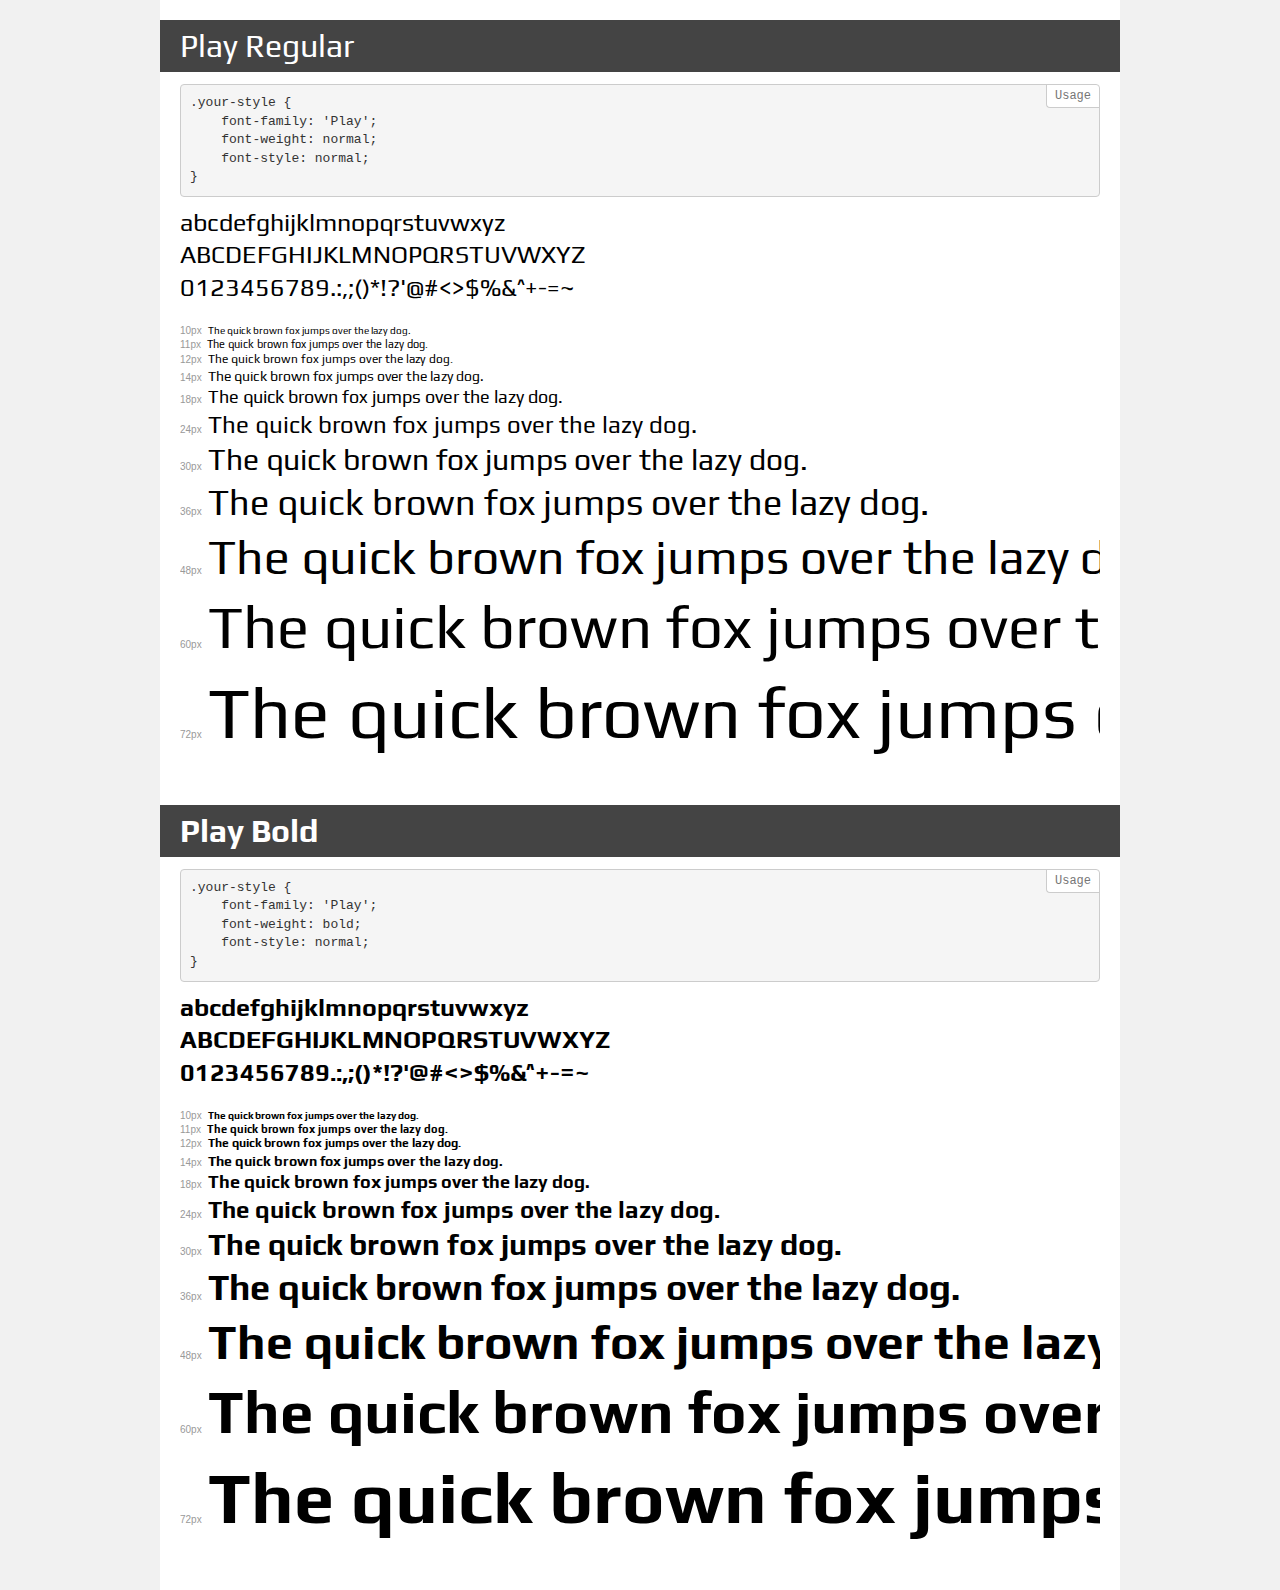
<file: Assests/fonts/play/demo.html>
<!DOCTYPE html>
<html>
<head>
    <meta charset="utf-8">
    <meta http-equiv="X-UA-Compatible" content="IE=edge">
    <meta name="viewport" content="width=device-width, initial-scale=1">
    <meta name="robots" content="noindex, noarchive">
    <meta name="format-detection" content="telephone=no">
    <title>Transfonter demo</title>
    <link href="stylesheet.css" rel="stylesheet">
    <style>
        /*
        http://meyerweb.com/eric/tools/css/reset/
        v2.0 | 20110126
        License: none (public domain)
        */
        html, body, div, span, applet, object, iframe,
        h1, h2, h3, h4, h5, h6, p, blockquote, pre,
        a, abbr, acronym, address, big, cite, code,
        del, dfn, em, img, ins, kbd, q, s, samp,
        small, strike, strong, sub, sup, tt, var,
        b, u, i, center,
        dl, dt, dd, ol, ul, li,
        fieldset, form, label, legend,
        table, caption, tbody, tfoot, thead, tr, th, td,
        article, aside, canvas, details, embed,
        figure, figcaption, footer, header, hgroup,
        menu, nav, output, ruby, section, summary,
        time, mark, audio, video {
            margin: 0;
            padding: 0;
            border: 0;
            font-size: 100%;
            font: inherit;
            vertical-align: baseline;
        }
        /* HTML5 display-role reset for older browsers */
        article, aside, details, figcaption, figure,
        footer, header, hgroup, menu, nav, section {
            display: block;
        }
        body {
            line-height: 1;
        }
        ol, ul {
            list-style: none;
        }
        blockquote, q {
            quotes: none;
        }
        blockquote:before, blockquote:after,
        q:before, q:after {
            content: '';
            content: none;
        }
        table {
            border-collapse: collapse;
            border-spacing: 0;
        }
        /* common styles */
        body {
            background: #f1f1f1;
            color: #000;
        }
        .page {
            background: #fff;
            width: 920px;
            margin: 0 auto;
            padding: 20px 20px 0 20px;
            overflow: hidden;
        }
        .font-container {
            overflow-x: auto;
            overflow-y: hidden;
            margin-bottom: 40px;
            line-height: 1.3;
            white-space: nowrap;
            padding-bottom: 5px;
        }
        h1 {
            position: relative;
            background: #444;
            font-size: 32px;
            color: #fff;
            padding: 10px 20px;
            margin: 0 -20px 12px -20px;
        }
        .letters {
            font-size: 25px;
            margin-bottom: 20px;
        }
        .s10:before {
            content: '10px';
        }
        .s11:before {
            content: '11px';
        }
        .s12:before {
            content: '12px';
        }
        .s14:before {
            content: '14px';
        }
        .s18:before {
            content: '18px';
        }
        .s24:before {
            content: '24px';
        }
        .s30:before {
            content: '30px';
        }
        .s36:before {
            content: '36px';
        }
        .s48:before {
            content: '48px';
        }
        .s60:before {
            content: '60px';
        }
        .s72:before {
            content: '72px';
        }
        .s10:before, .s11:before, .s12:before, .s14:before,
        .s18:before, .s24:before, .s30:before, .s36:before,
        .s48:before, .s60:before, .s72:before {
            font-family: Arial, sans-serif;
            font-size: 10px;
            font-weight: normal;
            font-style: normal;
            color: #999;
            padding-right: 6px;
        }
        pre {
            display: block;
            position: relative;
            padding: 9px;
            margin: 0 0 10px;
            font-family: Monaco, Menlo, Consolas, "Courier New", monospace !important;
            font-size: 13px;
            line-height: 1.428571429;
            color: #333;
            font-weight: normal !important;
            font-style: normal !important;
            background-color: #f5f5f5;
            border: 1px solid #ccc;
            overflow-x: auto;
            border-radius: 4px;
        }
        pre:after {
            display: block;
            position: absolute;
            right: 0;
            top: 0;
            content: 'Usage';
            line-height: 1;
            padding: 5px 8px;
            font-size: 12px;
            color: #767676;
            background-color: #fff;
            border: 1px solid #ccc;
            border-right: none;
            border-top: none;
            border-radius: 0 4px 0 4px;
            z-index: 10;
        }
        /* responsive */
        @media (max-width: 959px) {
            .page {
                width: auto;
                margin: 0;
            }
        }
    </style>
</head>
<body>
<div class="page">
    <div class="demo" style="font-family: 'Play'; font-weight: normal; font-style: normal;">
        <h1>Play Regular</h1>
        <pre>.your-style {
    font-family: 'Play';
    font-weight: normal;
    font-style: normal;
}</pre>
        <div class="font-container">
            <p class="letters">
                abcdefghijklmnopqrstuvwxyz<br>
ABCDEFGHIJKLMNOPQRSTUVWXYZ<br>
                0123456789.:,;()*!?'@#<>$%&^+-=~
            </p>
            <p class="s10" style="font-size: 10px;">The quick brown fox jumps over the lazy dog.</p>
            <p class="s11" style="font-size: 11px;">The quick brown fox jumps over the lazy dog.</p>
            <p class="s12" style="font-size: 12px;">The quick brown fox jumps over the lazy dog.</p>
            <p class="s14" style="font-size: 14px;">The quick brown fox jumps over the lazy dog.</p>
            <p class="s18" style="font-size: 18px;">The quick brown fox jumps over the lazy dog.</p>
            <p class="s24" style="font-size: 24px;">The quick brown fox jumps over the lazy dog.</p>
            <p class="s30" style="font-size: 30px;">The quick brown fox jumps over the lazy dog.</p>
            <p class="s36" style="font-size: 36px;">The quick brown fox jumps over the lazy dog.</p>
            <p class="s48" style="font-size: 48px;">The quick brown fox jumps over the lazy dog.</p>
            <p class="s60" style="font-size: 60px;">The quick brown fox jumps over the lazy dog.</p>
            <p class="s72" style="font-size: 72px;">The quick brown fox jumps over the lazy dog.</p>
        </div>
    </div>
    <div class="demo" style="font-family: 'Play'; font-weight: bold; font-style: normal;">
        <h1>Play Bold</h1>
        <pre>.your-style {
    font-family: 'Play';
    font-weight: bold;
    font-style: normal;
}</pre>
        <div class="font-container">
            <p class="letters">
                abcdefghijklmnopqrstuvwxyz<br>
ABCDEFGHIJKLMNOPQRSTUVWXYZ<br>
                0123456789.:,;()*!?'@#<>$%&^+-=~
            </p>
            <p class="s10" style="font-size: 10px;">The quick brown fox jumps over the lazy dog.</p>
            <p class="s11" style="font-size: 11px;">The quick brown fox jumps over the lazy dog.</p>
            <p class="s12" style="font-size: 12px;">The quick brown fox jumps over the lazy dog.</p>
            <p class="s14" style="font-size: 14px;">The quick brown fox jumps over the lazy dog.</p>
            <p class="s18" style="font-size: 18px;">The quick brown fox jumps over the lazy dog.</p>
            <p class="s24" style="font-size: 24px;">The quick brown fox jumps over the lazy dog.</p>
            <p class="s30" style="font-size: 30px;">The quick brown fox jumps over the lazy dog.</p>
            <p class="s36" style="font-size: 36px;">The quick brown fox jumps over the lazy dog.</p>
            <p class="s48" style="font-size: 48px;">The quick brown fox jumps over the lazy dog.</p>
            <p class="s60" style="font-size: 60px;">The quick brown fox jumps over the lazy dog.</p>
            <p class="s72" style="font-size: 72px;">The quick brown fox jumps over the lazy dog.</p>
        </div>
    </div>
</div>
</body>
</html>
</file>
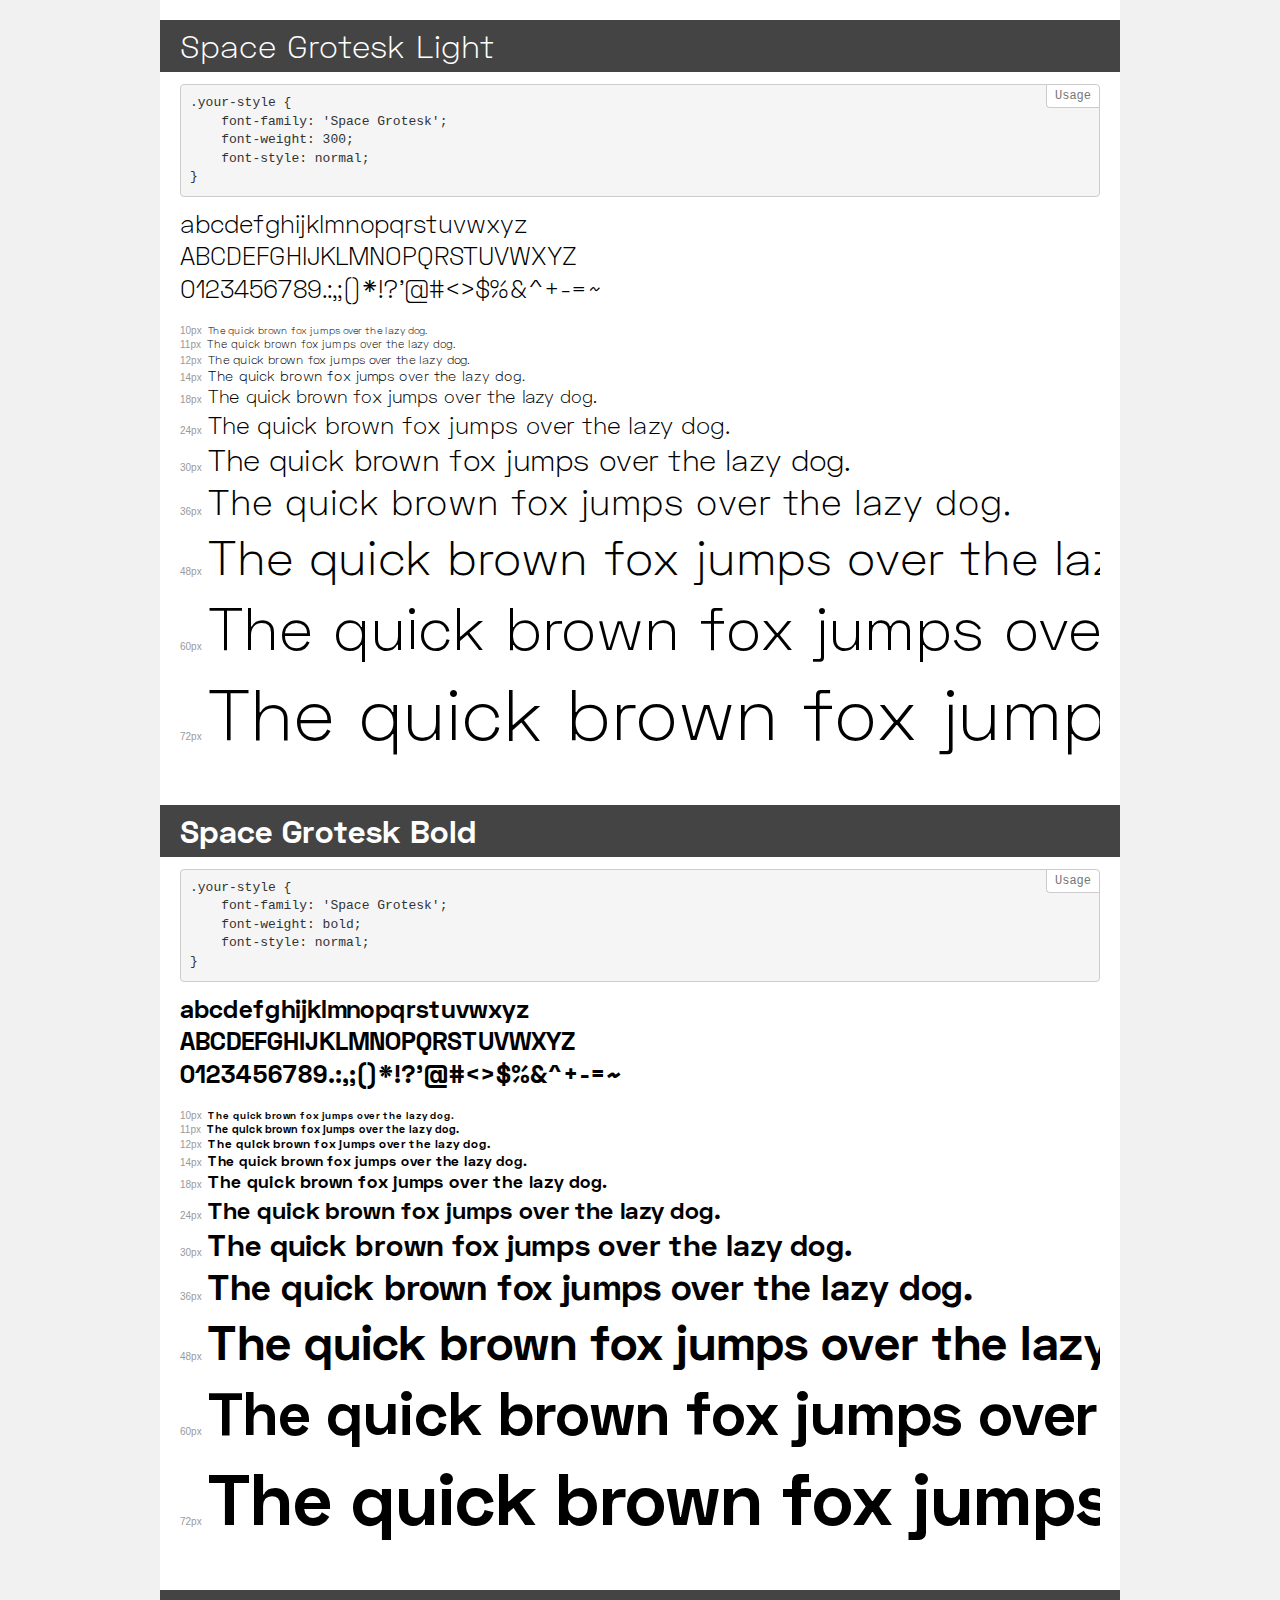
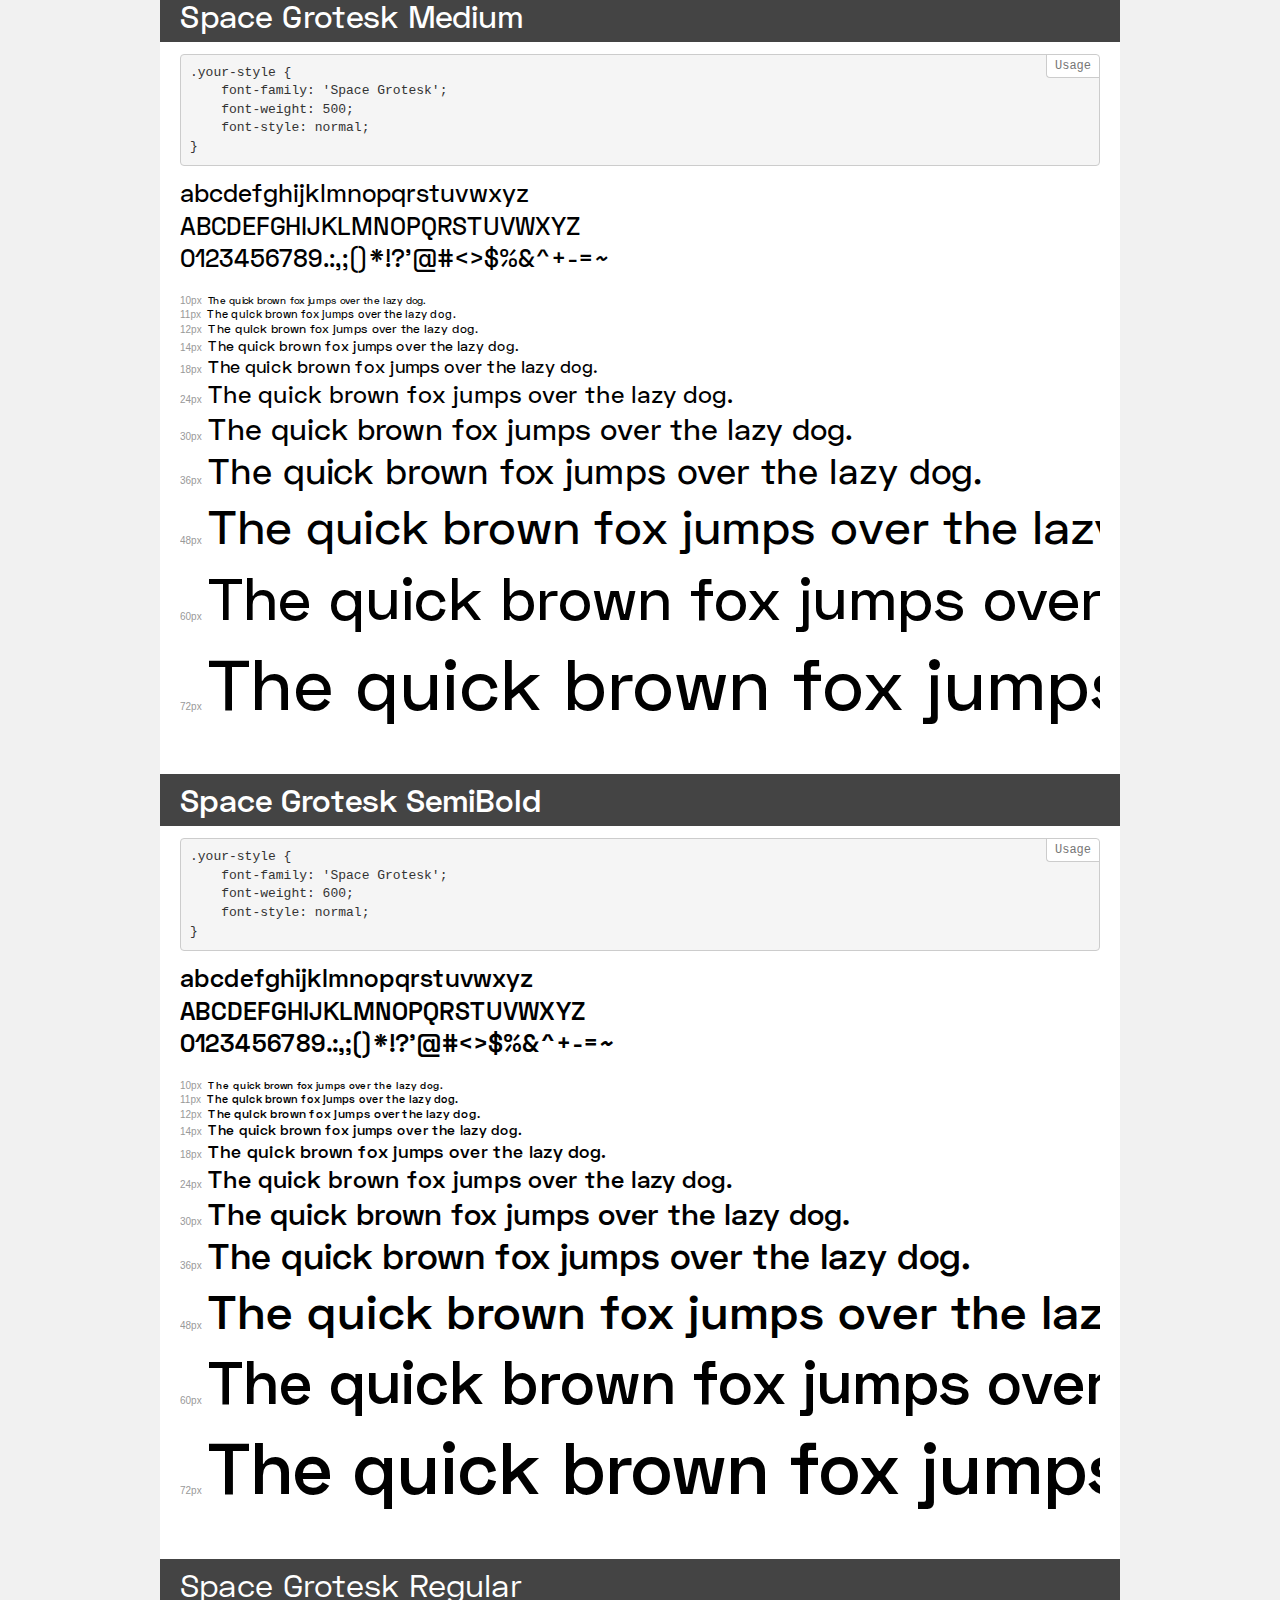
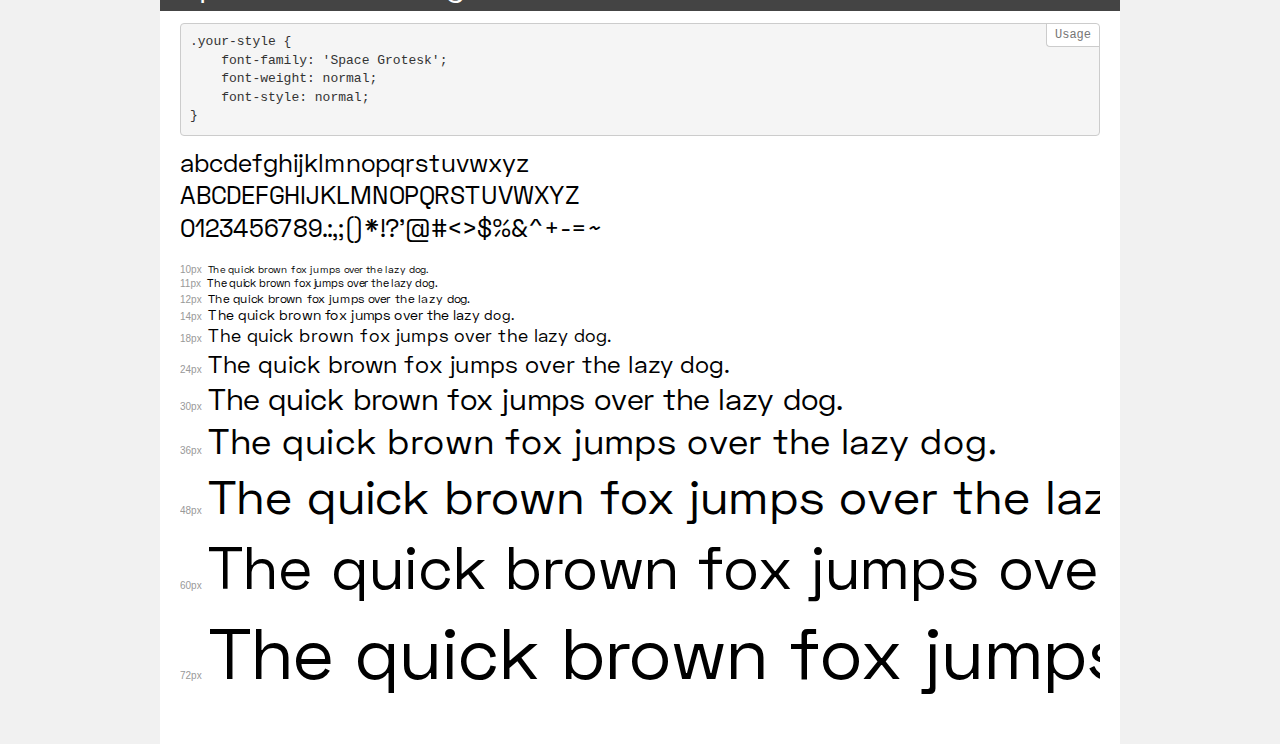
<file: Assests/fonts/spaceGrotesk/demo.html>
<!DOCTYPE html>
<html>
<head>
    <meta charset="utf-8">
    <meta http-equiv="X-UA-Compatible" content="IE=edge">
    <meta name="viewport" content="width=device-width, initial-scale=1">
    <meta name="robots" content="noindex, noarchive">
    <meta name="format-detection" content="telephone=no">
    <title>Transfonter demo</title>
    <link href="stylesheet.css" rel="stylesheet">
    <style>
        /*
        http://meyerweb.com/eric/tools/css/reset/
        v2.0 | 20110126
        License: none (public domain)
        */
        html, body, div, span, applet, object, iframe,
        h1, h2, h3, h4, h5, h6, p, blockquote, pre,
        a, abbr, acronym, address, big, cite, code,
        del, dfn, em, img, ins, kbd, q, s, samp,
        small, strike, strong, sub, sup, tt, var,
        b, u, i, center,
        dl, dt, dd, ol, ul, li,
        fieldset, form, label, legend,
        table, caption, tbody, tfoot, thead, tr, th, td,
        article, aside, canvas, details, embed,
        figure, figcaption, footer, header, hgroup,
        menu, nav, output, ruby, section, summary,
        time, mark, audio, video {
            margin: 0;
            padding: 0;
            border: 0;
            font-size: 100%;
            font: inherit;
            vertical-align: baseline;
        }
        /* HTML5 display-role reset for older browsers */
        article, aside, details, figcaption, figure,
        footer, header, hgroup, menu, nav, section {
            display: block;
        }
        body {
            line-height: 1;
        }
        ol, ul {
            list-style: none;
        }
        blockquote, q {
            quotes: none;
        }
        blockquote:before, blockquote:after,
        q:before, q:after {
            content: '';
            content: none;
        }
        table {
            border-collapse: collapse;
            border-spacing: 0;
        }
        /* common styles */
        body {
            background: #f1f1f1;
            color: #000;
        }
        .page {
            background: #fff;
            width: 920px;
            margin: 0 auto;
            padding: 20px 20px 0 20px;
            overflow: hidden;
        }
        .font-container {
            overflow-x: auto;
            overflow-y: hidden;
            margin-bottom: 40px;
            line-height: 1.3;
            white-space: nowrap;
            padding-bottom: 5px;
        }
        h1 {
            position: relative;
            background: #444;
            font-size: 32px;
            color: #fff;
            padding: 10px 20px;
            margin: 0 -20px 12px -20px;
        }
        .letters {
            font-size: 25px;
            margin-bottom: 20px;
        }
        .s10:before {
            content: '10px';
        }
        .s11:before {
            content: '11px';
        }
        .s12:before {
            content: '12px';
        }
        .s14:before {
            content: '14px';
        }
        .s18:before {
            content: '18px';
        }
        .s24:before {
            content: '24px';
        }
        .s30:before {
            content: '30px';
        }
        .s36:before {
            content: '36px';
        }
        .s48:before {
            content: '48px';
        }
        .s60:before {
            content: '60px';
        }
        .s72:before {
            content: '72px';
        }
        .s10:before, .s11:before, .s12:before, .s14:before,
        .s18:before, .s24:before, .s30:before, .s36:before,
        .s48:before, .s60:before, .s72:before {
            font-family: Arial, sans-serif;
            font-size: 10px;
            font-weight: normal;
            font-style: normal;
            color: #999;
            padding-right: 6px;
        }
        pre {
            display: block;
            position: relative;
            padding: 9px;
            margin: 0 0 10px;
            font-family: Monaco, Menlo, Consolas, "Courier New", monospace !important;
            font-size: 13px;
            line-height: 1.428571429;
            color: #333;
            font-weight: normal !important;
            font-style: normal !important;
            background-color: #f5f5f5;
            border: 1px solid #ccc;
            overflow-x: auto;
            border-radius: 4px;
        }
        pre:after {
            display: block;
            position: absolute;
            right: 0;
            top: 0;
            content: 'Usage';
            line-height: 1;
            padding: 5px 8px;
            font-size: 12px;
            color: #767676;
            background-color: #fff;
            border: 1px solid #ccc;
            border-right: none;
            border-top: none;
            border-radius: 0 4px 0 4px;
            z-index: 10;
        }
        /* responsive */
        @media (max-width: 959px) {
            .page {
                width: auto;
                margin: 0;
            }
        }
    </style>
</head>
<body>
<div class="page">
    <div class="demo" style="font-family: 'Space Grotesk'; font-weight: 300; font-style: normal;">
        <h1>Space Grotesk Light</h1>
        <pre>.your-style {
    font-family: 'Space Grotesk';
    font-weight: 300;
    font-style: normal;
}</pre>
        <div class="font-container">
            <p class="letters">
                abcdefghijklmnopqrstuvwxyz<br>
ABCDEFGHIJKLMNOPQRSTUVWXYZ<br>
                0123456789.:,;()*!?'@#<>$%&^+-=~
            </p>
            <p class="s10" style="font-size: 10px;">The quick brown fox jumps over the lazy dog.</p>
            <p class="s11" style="font-size: 11px;">The quick brown fox jumps over the lazy dog.</p>
            <p class="s12" style="font-size: 12px;">The quick brown fox jumps over the lazy dog.</p>
            <p class="s14" style="font-size: 14px;">The quick brown fox jumps over the lazy dog.</p>
            <p class="s18" style="font-size: 18px;">The quick brown fox jumps over the lazy dog.</p>
            <p class="s24" style="font-size: 24px;">The quick brown fox jumps over the lazy dog.</p>
            <p class="s30" style="font-size: 30px;">The quick brown fox jumps over the lazy dog.</p>
            <p class="s36" style="font-size: 36px;">The quick brown fox jumps over the lazy dog.</p>
            <p class="s48" style="font-size: 48px;">The quick brown fox jumps over the lazy dog.</p>
            <p class="s60" style="font-size: 60px;">The quick brown fox jumps over the lazy dog.</p>
            <p class="s72" style="font-size: 72px;">The quick brown fox jumps over the lazy dog.</p>
        </div>
    </div>
    <div class="demo" style="font-family: 'Space Grotesk'; font-weight: bold; font-style: normal;">
        <h1>Space Grotesk Bold</h1>
        <pre>.your-style {
    font-family: 'Space Grotesk';
    font-weight: bold;
    font-style: normal;
}</pre>
        <div class="font-container">
            <p class="letters">
                abcdefghijklmnopqrstuvwxyz<br>
ABCDEFGHIJKLMNOPQRSTUVWXYZ<br>
                0123456789.:,;()*!?'@#<>$%&^+-=~
            </p>
            <p class="s10" style="font-size: 10px;">The quick brown fox jumps over the lazy dog.</p>
            <p class="s11" style="font-size: 11px;">The quick brown fox jumps over the lazy dog.</p>
            <p class="s12" style="font-size: 12px;">The quick brown fox jumps over the lazy dog.</p>
            <p class="s14" style="font-size: 14px;">The quick brown fox jumps over the lazy dog.</p>
            <p class="s18" style="font-size: 18px;">The quick brown fox jumps over the lazy dog.</p>
            <p class="s24" style="font-size: 24px;">The quick brown fox jumps over the lazy dog.</p>
            <p class="s30" style="font-size: 30px;">The quick brown fox jumps over the lazy dog.</p>
            <p class="s36" style="font-size: 36px;">The quick brown fox jumps over the lazy dog.</p>
            <p class="s48" style="font-size: 48px;">The quick brown fox jumps over the lazy dog.</p>
            <p class="s60" style="font-size: 60px;">The quick brown fox jumps over the lazy dog.</p>
            <p class="s72" style="font-size: 72px;">The quick brown fox jumps over the lazy dog.</p>
        </div>
    </div>
    <div class="demo" style="font-family: 'Space Grotesk'; font-weight: 500; font-style: normal;">
        <h1>Space Grotesk Medium</h1>
        <pre>.your-style {
    font-family: 'Space Grotesk';
    font-weight: 500;
    font-style: normal;
}</pre>
        <div class="font-container">
            <p class="letters">
                abcdefghijklmnopqrstuvwxyz<br>
ABCDEFGHIJKLMNOPQRSTUVWXYZ<br>
                0123456789.:,;()*!?'@#<>$%&^+-=~
            </p>
            <p class="s10" style="font-size: 10px;">The quick brown fox jumps over the lazy dog.</p>
            <p class="s11" style="font-size: 11px;">The quick brown fox jumps over the lazy dog.</p>
            <p class="s12" style="font-size: 12px;">The quick brown fox jumps over the lazy dog.</p>
            <p class="s14" style="font-size: 14px;">The quick brown fox jumps over the lazy dog.</p>
            <p class="s18" style="font-size: 18px;">The quick brown fox jumps over the lazy dog.</p>
            <p class="s24" style="font-size: 24px;">The quick brown fox jumps over the lazy dog.</p>
            <p class="s30" style="font-size: 30px;">The quick brown fox jumps over the lazy dog.</p>
            <p class="s36" style="font-size: 36px;">The quick brown fox jumps over the lazy dog.</p>
            <p class="s48" style="font-size: 48px;">The quick brown fox jumps over the lazy dog.</p>
            <p class="s60" style="font-size: 60px;">The quick brown fox jumps over the lazy dog.</p>
            <p class="s72" style="font-size: 72px;">The quick brown fox jumps over the lazy dog.</p>
        </div>
    </div>
    <div class="demo" style="font-family: 'Space Grotesk'; font-weight: 600; font-style: normal;">
        <h1>Space Grotesk SemiBold</h1>
        <pre>.your-style {
    font-family: 'Space Grotesk';
    font-weight: 600;
    font-style: normal;
}</pre>
        <div class="font-container">
            <p class="letters">
                abcdefghijklmnopqrstuvwxyz<br>
ABCDEFGHIJKLMNOPQRSTUVWXYZ<br>
                0123456789.:,;()*!?'@#<>$%&^+-=~
            </p>
            <p class="s10" style="font-size: 10px;">The quick brown fox jumps over the lazy dog.</p>
            <p class="s11" style="font-size: 11px;">The quick brown fox jumps over the lazy dog.</p>
            <p class="s12" style="font-size: 12px;">The quick brown fox jumps over the lazy dog.</p>
            <p class="s14" style="font-size: 14px;">The quick brown fox jumps over the lazy dog.</p>
            <p class="s18" style="font-size: 18px;">The quick brown fox jumps over the lazy dog.</p>
            <p class="s24" style="font-size: 24px;">The quick brown fox jumps over the lazy dog.</p>
            <p class="s30" style="font-size: 30px;">The quick brown fox jumps over the lazy dog.</p>
            <p class="s36" style="font-size: 36px;">The quick brown fox jumps over the lazy dog.</p>
            <p class="s48" style="font-size: 48px;">The quick brown fox jumps over the lazy dog.</p>
            <p class="s60" style="font-size: 60px;">The quick brown fox jumps over the lazy dog.</p>
            <p class="s72" style="font-size: 72px;">The quick brown fox jumps over the lazy dog.</p>
        </div>
    </div>
    <div class="demo" style="font-family: 'Space Grotesk'; font-weight: normal; font-style: normal;">
        <h1>Space Grotesk Regular</h1>
        <pre>.your-style {
    font-family: 'Space Grotesk';
    font-weight: normal;
    font-style: normal;
}</pre>
        <div class="font-container">
            <p class="letters">
                abcdefghijklmnopqrstuvwxyz<br>
ABCDEFGHIJKLMNOPQRSTUVWXYZ<br>
                0123456789.:,;()*!?'@#<>$%&^+-=~
            </p>
            <p class="s10" style="font-size: 10px;">The quick brown fox jumps over the lazy dog.</p>
            <p class="s11" style="font-size: 11px;">The quick brown fox jumps over the lazy dog.</p>
            <p class="s12" style="font-size: 12px;">The quick brown fox jumps over the lazy dog.</p>
            <p class="s14" style="font-size: 14px;">The quick brown fox jumps over the lazy dog.</p>
            <p class="s18" style="font-size: 18px;">The quick brown fox jumps over the lazy dog.</p>
            <p class="s24" style="font-size: 24px;">The quick brown fox jumps over the lazy dog.</p>
            <p class="s30" style="font-size: 30px;">The quick brown fox jumps over the lazy dog.</p>
            <p class="s36" style="font-size: 36px;">The quick brown fox jumps over the lazy dog.</p>
            <p class="s48" style="font-size: 48px;">The quick brown fox jumps over the lazy dog.</p>
            <p class="s60" style="font-size: 60px;">The quick brown fox jumps over the lazy dog.</p>
            <p class="s72" style="font-size: 72px;">The quick brown fox jumps over the lazy dog.</p>
        </div>
    </div>
</div>
</body>
</html>
</file>
<file: Assests/fonts/play/stylesheet.css>
@font-face {
    font-family: 'Play';
    src: url('Play-Regular.eot');
    src: local('Play Regular'), local('Play-Regular'),
        url('Play-Regular.eot?#iefix') format('embedded-opentype'),
        url('Play-Regular.woff2') format('woff2'),
        url('Play-Regular.woff') format('woff'),
        url('Play-Regular.ttf') format('truetype');
    font-weight: normal;
    font-style: normal;
}

@font-face {
    font-family: 'Play';
    src: url('Play-Bold.eot');
    src: local('Play Bold'), local('Play-Bold'),
        url('Play-Bold.eot?#iefix') format('embedded-opentype'),
        url('Play-Bold.woff2') format('woff2'),
        url('Play-Bold.woff') format('woff'),
        url('Play-Bold.ttf') format('truetype');
    font-weight: bold;
    font-style: normal;
}
</file>
<file: Assests/fonts/spaceGrotesk/stylesheet.css>
@font-face {
    font-family: 'Space Grotesk';
    src: url('SpaceGrotesk-Light.eot');
    src: local('Space Grotesk Light'), local('SpaceGrotesk-Light'),
        url('SpaceGrotesk-Light.eot?#iefix') format('embedded-opentype'),
        url('SpaceGrotesk-Light.woff2') format('woff2'),
        url('SpaceGrotesk-Light.woff') format('woff'),
        url('SpaceGrotesk-Light.ttf') format('truetype');
    font-weight: 300;
    font-style: normal;
}

@font-face {
    font-family: 'Space Grotesk';
    src: url('SpaceGrotesk-Bold.eot');
    src: local('Space Grotesk Bold'), local('SpaceGrotesk-Bold'),
        url('SpaceGrotesk-Bold.eot?#iefix') format('embedded-opentype'),
        url('SpaceGrotesk-Bold.woff2') format('woff2'),
        url('SpaceGrotesk-Bold.woff') format('woff'),
        url('SpaceGrotesk-Bold.ttf') format('truetype');
    font-weight: bold;
    font-style: normal;
}

@font-face {
    font-family: 'Space Grotesk';
    src: url('SpaceGrotesk-Medium.eot');
    src: local('Space Grotesk Medium'), local('SpaceGrotesk-Medium'),
        url('SpaceGrotesk-Medium.eot?#iefix') format('embedded-opentype'),
        url('SpaceGrotesk-Medium.woff2') format('woff2'),
        url('SpaceGrotesk-Medium.woff') format('woff'),
        url('SpaceGrotesk-Medium.ttf') format('truetype');
    font-weight: 500;
    font-style: normal;
}

@font-face {
    font-family: 'Space Grotesk';
    src: url('SpaceGrotesk-SemiBold.eot');
    src: local('Space Grotesk SemiBold'), local('SpaceGrotesk-SemiBold'),
        url('SpaceGrotesk-SemiBold.eot?#iefix') format('embedded-opentype'),
        url('SpaceGrotesk-SemiBold.woff2') format('woff2'),
        url('SpaceGrotesk-SemiBold.woff') format('woff'),
        url('SpaceGrotesk-SemiBold.ttf') format('truetype');
    font-weight: 600;
    font-style: normal;
}

@font-face {
    font-family: 'Space Grotesk';
    src: url('SpaceGrotesk-Regular.eot');
    src: local('Space Grotesk Regular'), local('SpaceGrotesk-Regular'),
        url('SpaceGrotesk-Regular.eot?#iefix') format('embedded-opentype'),
        url('SpaceGrotesk-Regular.woff2') format('woff2'),
        url('SpaceGrotesk-Regular.woff') format('woff'),
        url('SpaceGrotesk-Regular.ttf') format('truetype');
    font-weight: normal;
    font-style: normal;
}
</file>
